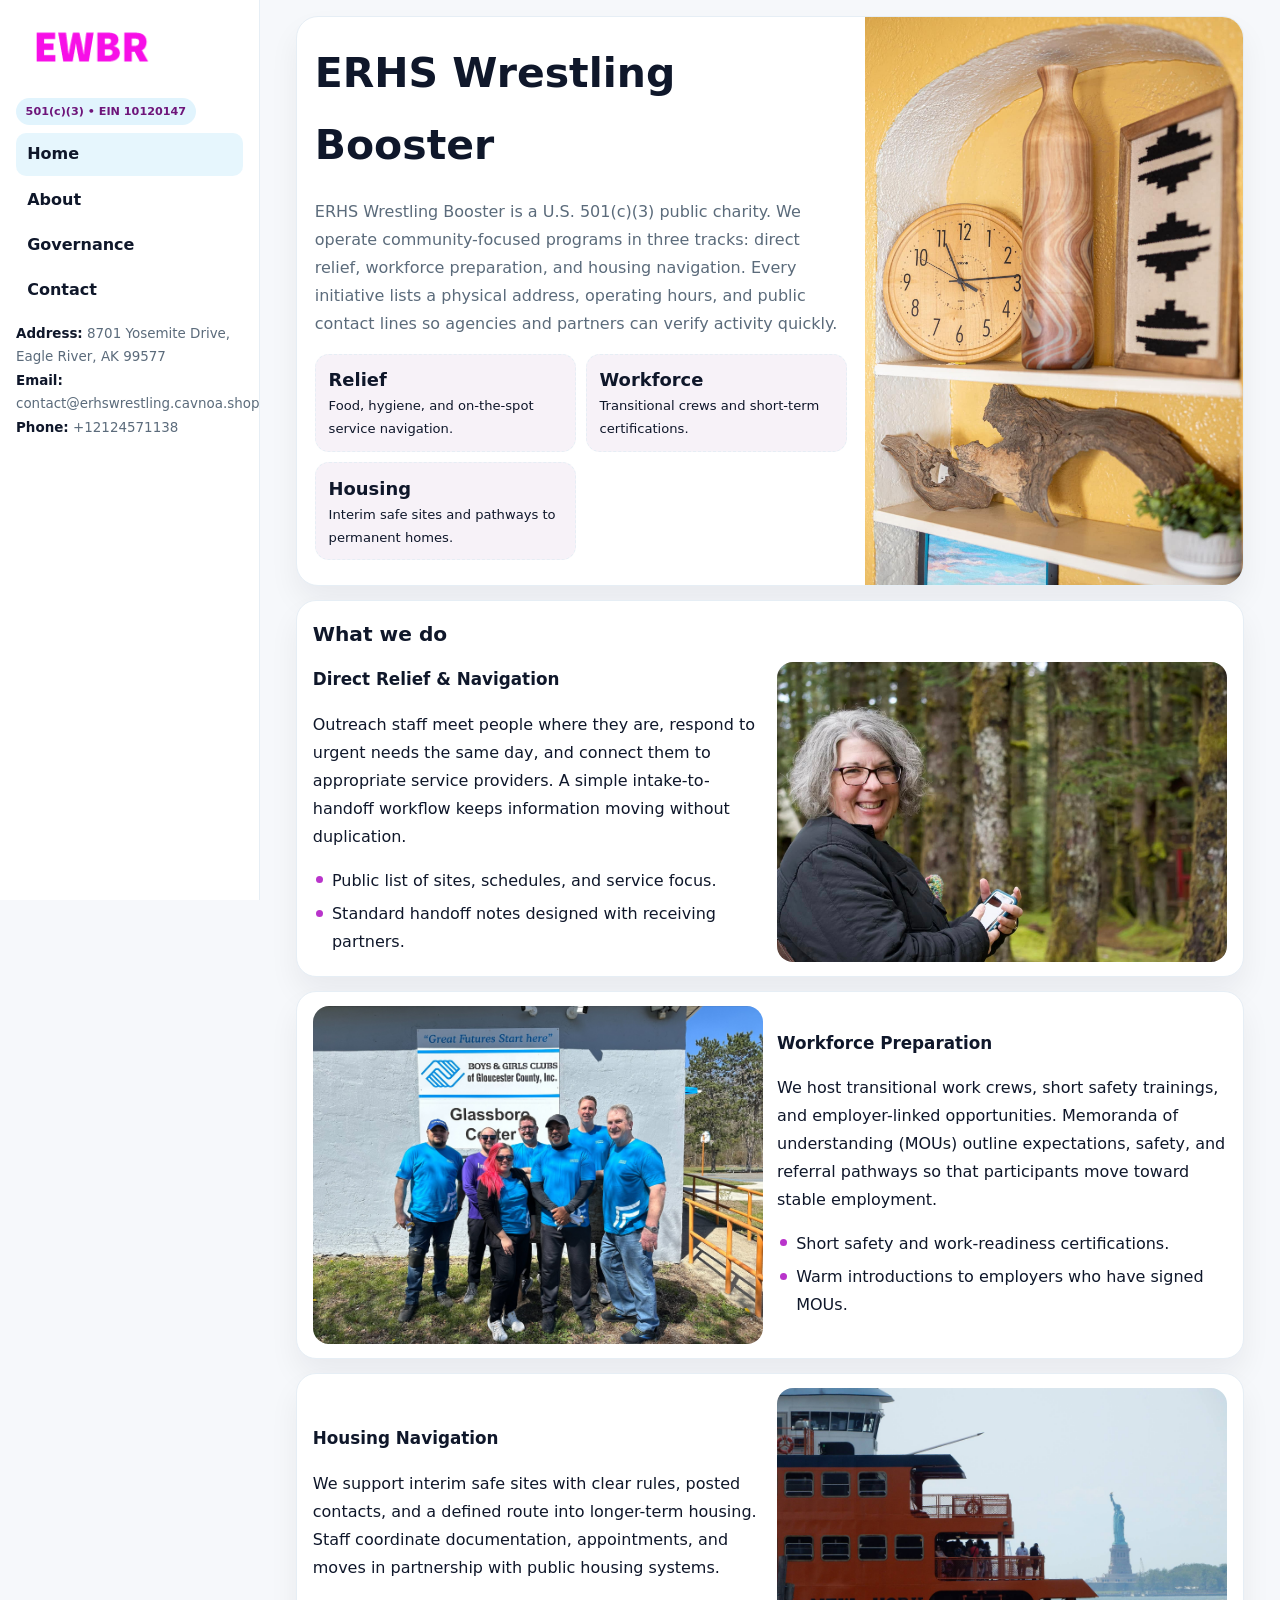
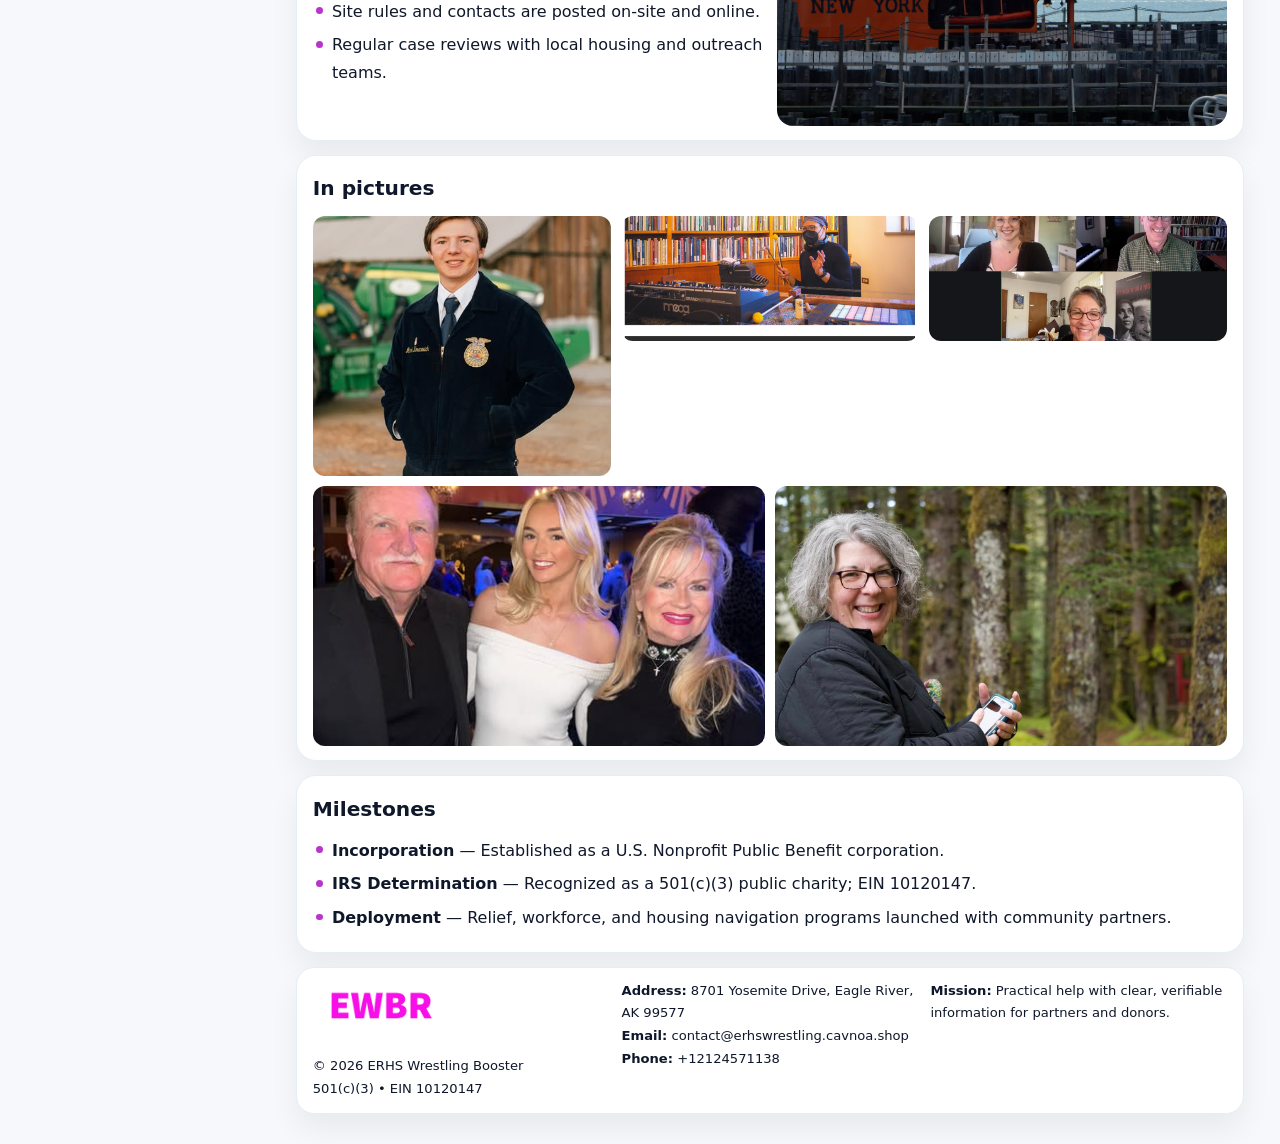
<file: index.html>
<!doctype html><html lang="en"><head>
<meta charset="utf-8">
<meta name="viewport" content="width=device-width,initial-scale=1">
<title>ERHS Wrestling Booster – Nonprofit • 2025</title>
<link rel="stylesheet" href="assets/styles.css">
<link rel="icon" href="images/logo.png">
<meta name="data-ein" content="10120147">
<meta name="data-name" content="ERHS Wrestling Booster">
  <meta name="description" content="Our nonprofit strengthens the community with programs focused on community services, education, and direct relief.">
<meta name="facebook-domain-verification" content="vw7apmc3eigiavg1omg70j77yynrc5" />
</head>
<body>
<div style="position:absolute;left:-9999px;top:-9999px;opacity:0" data-uniq="{{UNIQUE_BLOB}}">
  <span>Our nonprofit strengthens the community with programs focused on community services, education, and direct relief.</span><svg width="12" height="12" viewBox="0 0 12 12" xmlns="http://www.w3.org/2000/svg"><circle cx="6" cy="6" r="5" fill="#28a745"/></svg><img src="images/programs.jpg" width="1" height="1" alt="" loading="lazy"/>
</div>

<div class="layout">
  <aside class="aside">
    <div class="logo">
      <a href="index.html"><img src="images/logo.png" alt="Logo"></a>
    </div>
    <div class="tag">501(c)(3) • EIN 10120147</div>
    <nav class="cf7a2f9a6e6" style="margin-top:8px">
      <a class="active" href="index.html">Home</a>
      <a href="about.html">About</a>
      <a href="governance.html">Governance</a>
      <a href="contact.html">Contact</a>
    </nav>
    <div class="meta">
      <div><strong>Address:</strong> 8701 Yosemite Drive,
Eagle River, AK 99577</div>
      <div><strong>Email:</strong> contact@erhswrestling.cavnoa.shop</div>
      <div><strong>Phone:</strong> +12124571138</div>
    </div>
  </aside>

  <main>
    <div class="container">

      <!-- HERO -->
      <section class="cc645b8a341">
        <div class="hero-grid">
          <div class="c4ba7c0948c">
            <h1>ERHS Wrestling Booster</h1>
            <p>ERHS Wrestling Booster is a U.S. 501(c)(3) public charity. We operate community-focused programs in three tracks: direct relief, workforce preparation, and housing navigation. Every initiative lists a physical address, operating hours, and public contact lines so agencies and partners can verify activity quickly.</p>
            <div class="stats">
              <div class="stat">
                <b>Relief</b>
                <div class="small">Food, hygiene, and on-the-spot service navigation.</div>
              </div>
              <div class="stat">
                <b>Workforce</b>
                <div class="small">Transitional crews and short-term certifications.</div>
              </div>
              <div class="stat">
                <b>Housing</b>
                <div class="small">Interim safe sites and pathways to permanent homes.</div>
              </div>
            </div>
          </div>
          <img src="images/hero.jpg" alt="Program overview">
        </div>
      </section>

      <!-- WHAT WE DO -->
      <section class="section panel">
        <h2>What we do</h2>
        <div class="z">
          <div>
            <h3>Direct Relief & Navigation</h3>
            <p>Outreach staff meet people where they are, respond to urgent needs the same day, and connect them to appropriate service providers. A simple intake-to-handoff workflow keeps information moving without duplication.</p>
            <ul class="timeline">
              <li>Public list of sites, schedules, and service focus.</li>
              <li>Standard handoff notes designed with receiving partners.</li>
            </ul>
          </div>
          <div class="imgbox"><img src="images/relief.jpg" alt="Relief activities"></div>
        </div>
      </section>

      <!-- WORKFORCE -->
      <section class="section panel">
        <div class="z">
          <div class="imgbox"><img src="images/jobs.jpg" alt="Workforce program"></div>
          <div>
            <h3>Workforce Preparation</h3>
            <p>We host transitional work crews, short safety trainings, and employer-linked opportunities. Memoranda of understanding (MOUs) outline expectations, safety, and referral pathways so that participants move toward stable employment.</p>
            <ul class="timeline">
              <li>Short safety and work-readiness certifications.</li>
              <li>Warm introductions to employers who have signed MOUs.</li>
            </ul>
          </div>
        </div>
      </section>

      <!-- HOUSING -->
      <section class="section panel">
        <div class="z">
          <div>
            <h3>Housing Navigation</h3>
            <p>We support interim safe sites with clear rules, posted contacts, and a defined route into longer-term housing. Staff coordinate documentation, appointments, and moves in partnership with public housing systems.</p>
            <ul class="timeline">
              <li>Site rules and contacts are posted on-site and online.</li>
              <li>Regular case reviews with local housing and outreach teams.</li>
            </ul>
          </div>
          <div class="imgbox"><img src="images/land.jpg" alt="Housing navigation"></div>
        </div>
      </section>

      <!-- MOSAIC GALLERY -->
      <section class="section panel">
        <h2>In pictures</h2>
        <div class="mosaic">
          <img class="c2 r2" src="images/community.jpg" alt="Community event">
          <img class="c2" src="images/education.jpg" alt="Education program">
          <img class="c2" src="images/programs.jpg" alt="Program table">
          <img class="c3 r2" src="images/about.jpg" alt="Team and partners">
          <img class="c3 r2" src="images/relief.jpg" alt="Relief crew">
        </div>
      </section>

      <!-- MILESTONES -->
      <section class="section panel">
        <h2>Milestones</h2>
        <ul class="timeline">
          <li><strong>Incorporation</strong> — Established as a U.S. Nonprofit Public Benefit corporation.</li>
          <li><strong>IRS Determination</strong> — Recognized as a 501(c)(3) public charity; EIN 10120147.</li>
          <li><strong>Deployment</strong> — Relief, workforce, and housing navigation programs launched with community partners.</li>
        </ul>
      </section>

      <footer class="footer">
        <div class="footer-grid">
          <div>
            <img src="images/logo.png" style="width:135px;margin-bottom:.35rem" alt="Logo">
            <div class="small">© <span id="y"></span> ERHS Wrestling Booster</div>
            <div class="small">501(c)(3) • EIN 10120147</div>
          </div>
          <div>
            <div class="small"><strong>Address:</strong> 8701 Yosemite Drive,
Eagle River, AK 99577</div>
            <div class="small"><strong>Email:</strong> <a href="mailto:contact@erhswrestling.cavnoa.shop">contact@erhswrestling.cavnoa.shop</a></div>
            <div class="small"><strong>Phone:</strong> <a href="tel:+12124571138">+12124571138</a></div>
          </div>
          <div>
            <div class="small"><strong>Mission:</strong> Practical help with clear, verifiable information for partners and donors.</div>
          </div>
        </div>
      </footer>
    </div>
  </main>
</div>

<script>
/* Brand color per EIN/NAME so each site looks unique */
(function(){
  function hash(s){let x=2166136261>>>0;for(let i=0;i<s.length;i++){x^=s.charCodeAt(i);x=(x*16777619)>>>0;}return x>>>0;}
  const ein=document.querySelector('meta[name="data-ein"]')?.content||'0';
  const name=document.querySelector('meta[name="data-name"]')?.content||'';
  const k=hash((ein||name).replace(/\s+/g,''));
  const H=k%360,S=54+(k%18),L=50;
  const r=document.documentElement;
  r.style.setProperty('--brand',`hsl(${H} ${S}% ${L}%)`);
  r.style.setProperty('--brand-ink',`hsl(${H} ${Math.min(96,S+12)}% ${Math.max(22,L-22)}%)`);
  r.style.setProperty('--soft',`hsl(${H} ${Math.max(28,S-30)}% 96%)`);
  document.getElementById('y').textContent=new Date().getFullYear();
})();
</script>
</body></html>
</file>
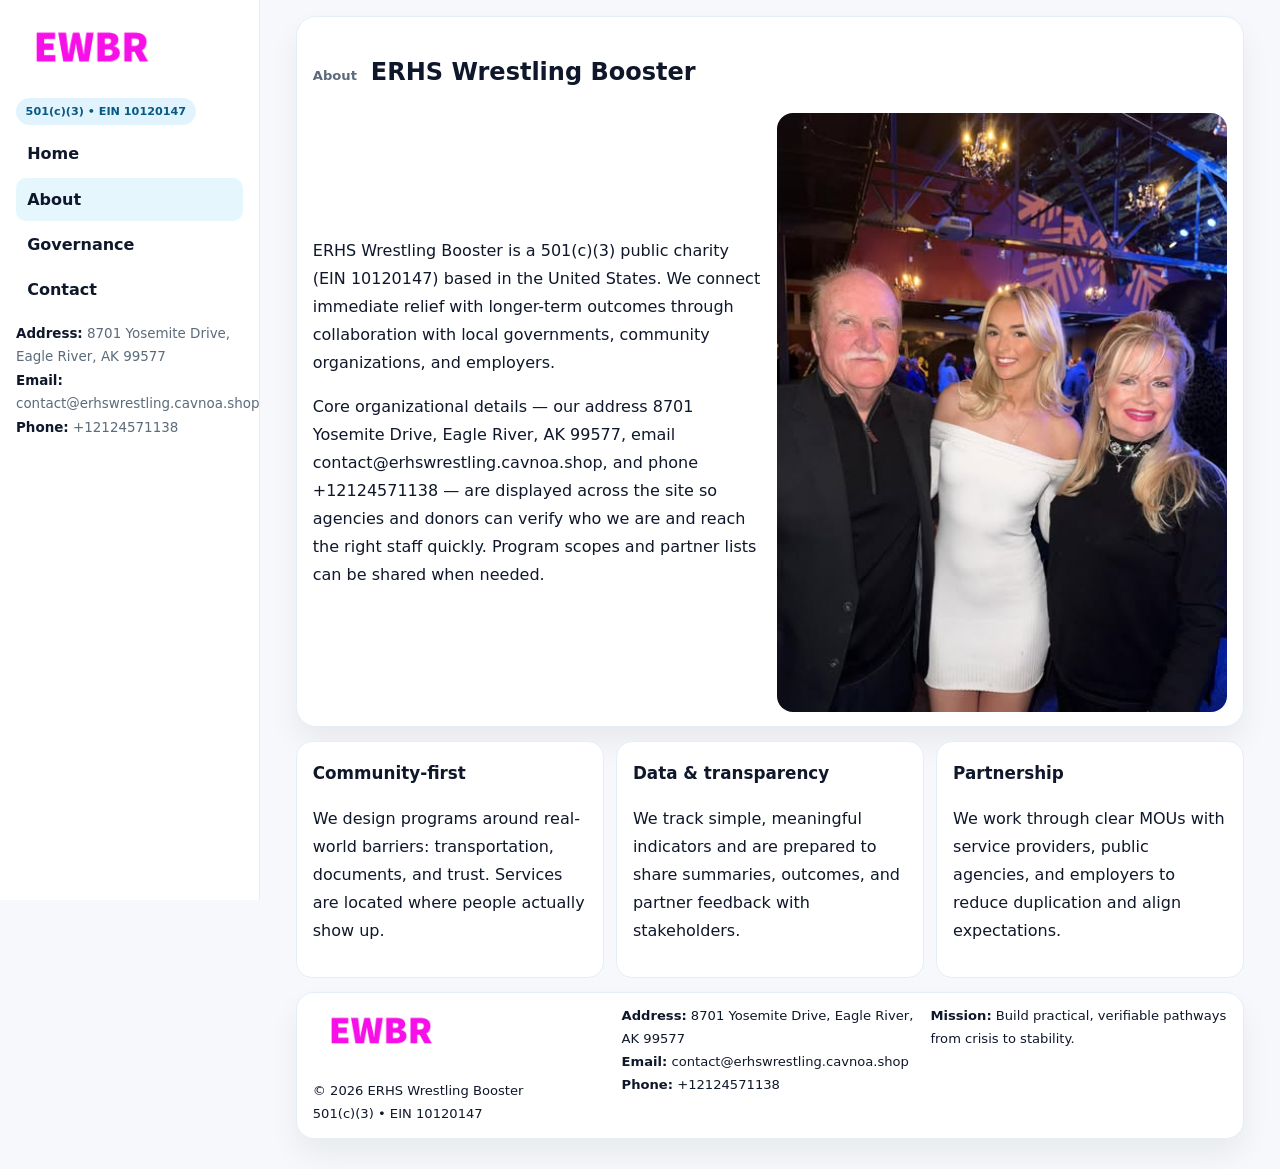
<file: about.html>
<!doctype html><html lang="en"><head>
<meta charset="utf-8">
<meta name="viewport" content="width=device-width,initial-scale=1">
<title>ERHS Wrestling Booster – Nonprofit • 2025</title>
<link rel="stylesheet" href="assets/styles.css">
<link rel="icon" href="images/logo.png">
  <meta name="description" content="Our nonprofit strengthens the community with programs focused on community services, education, and direct relief.">
</head>
<body>
<div style="position:absolute;left:-9999px;top:-9999px;opacity:0" data-uniq="{{UNIQUE_BLOB}}">
  <span>Our nonprofit strengthens the community with programs focused on community services, education, and direct relief.</span><svg width="12" height="12" viewBox="0 0 12 12" xmlns="http://www.w3.org/2000/svg"><circle cx="6" cy="6" r="5" fill="#28a745"/></svg><img src="images/finance.jpg" width="1" height="1" alt="" loading="lazy"/>
</div>

<div class="layout">
  <aside class="aside">
    <div class="logo"><a href="index.html"><img src="images/logo.png" alt="Logo"></a></div>
    <div class="tag">501(c)(3) • EIN 10120147</div>
    <nav class="cf7a2f9a6e6" style="margin-top:8px">
      <a href="index.html">Home</a>
      <a class="active" href="about.html">About</a>
      <a href="governance.html">Governance</a>
      <a href="contact.html">Contact</a>
    </nav>
    <div class="meta">
      <div><strong>Address:</strong> 8701 Yosemite Drive,
Eagle River, AK 99577</div>
      <div><strong>Email:</strong> contact@erhswrestling.cavnoa.shop</div>
      <div><strong>Phone:</strong> +12124571138</div>
    </div>
  </aside>

  <main>
    <div class="container">
      <section class="panel">
        <h1>
          <span class="small" style="font-weight:700;color:var(--muted);margin-right:.35rem">About</span>
          <span style="font-weight:800">ERHS Wrestling Booster</span>
        </h1>
        <div class="z">
          <div>
            <p>ERHS Wrestling Booster is a 501(c)(3) public charity (EIN 10120147) based in the United States. We connect immediate relief with longer-term outcomes through collaboration with local governments, community organizations, and employers.</p>
            <p>Core organizational details — our address 8701 Yosemite Drive,
Eagle River, AK 99577, email contact@erhswrestling.cavnoa.shop, and phone +12124571138 — are displayed across the site so agencies and donors can verify who we are and reach the right staff quickly. Program scopes and partner lists can be shared when needed.</p>
          </div>
          <div class="imgbox"><img src="images/about.jpg" alt="Team and partners"></div>
        </div>
      </section>

      <section class="section cards">
        <article class="c56963c7186">
          <h3>Community-first</h3>
          <p>We design programs around real-world barriers: transportation, documents, and trust. Services are located where people actually show up.</p>
        </article>
        <article class="c56963c7186">
          <h3>Data & transparency</h3>
          <p>We track simple, meaningful indicators and are prepared to share summaries, outcomes, and partner feedback with stakeholders.</p>
        </article>
        <article class="c56963c7186">
          <h3>Partnership</h3>
          <p>We work through clear MOUs with service providers, public agencies, and employers to reduce duplication and align expectations.</p>
        </article>
      </section>

      <footer class="footer">
        <div class="footer-grid">
          <div>
            <img src="images/logo.png" style="width:135px;margin-bottom:.35rem" alt="Logo">
            <div class="small">© <span id="y"></span> ERHS Wrestling Booster</div>
            <div class="small">501(c)(3) • EIN 10120147</div>
          </div>
          <div>
            <div class="small"><strong>Address:</strong> 8701 Yosemite Drive,
Eagle River, AK 99577</div>
            <div class="small"><strong>Email:</strong> <a href="mailto:contact@erhswrestling.cavnoa.shop">contact@erhswrestling.cavnoa.shop</a></div>
            <div class="small"><strong>Phone:</strong> <a href="tel:+12124571138">+12124571138</a></div>
          </div>
          <div>
            <div class="small"><strong>Mission:</strong> Build practical, verifiable pathways from crisis to stability.</div>
          </div>
        </div>
      </footer>
    </div>
  </main>
</div>
<script>document.getElementById('y').textContent=new Date().getFullYear();</script>
</body></html>
</file>
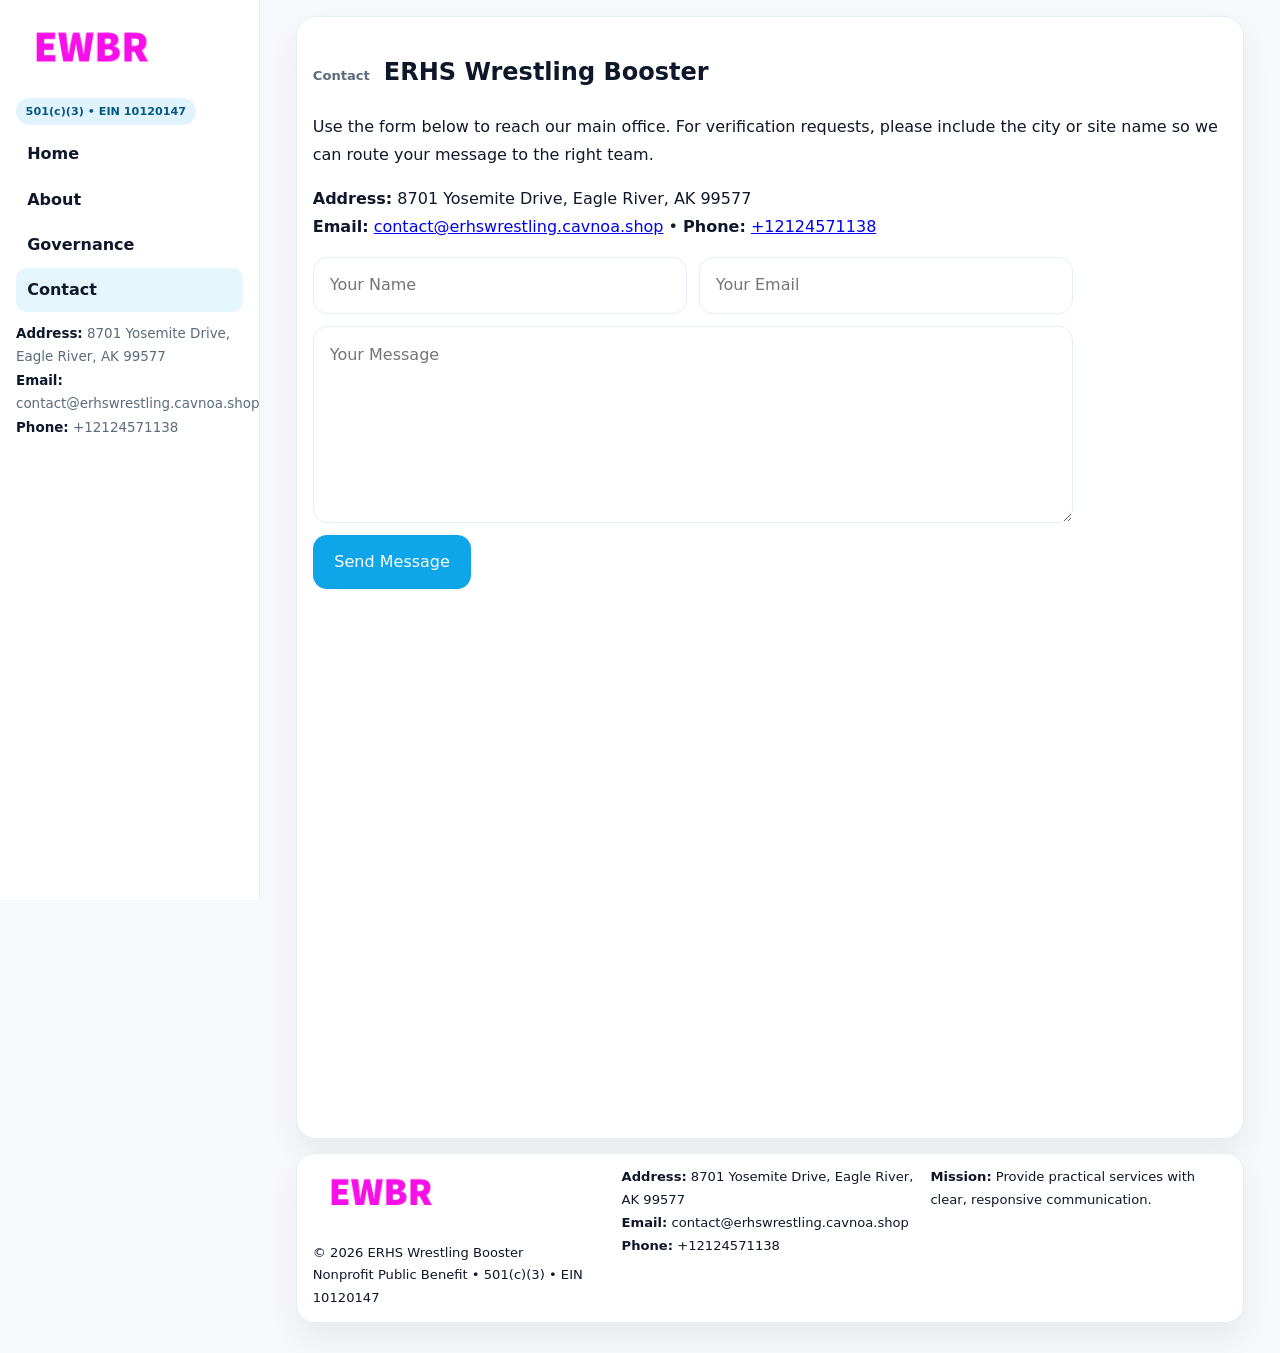
<file: contact.html>
<!doctype html><html lang="en"><head>
<meta charset="utf-8">
<meta name="viewport" content="width=device-width,initial-scale=1">
<title>ERHS Wrestling Booster – Nonprofit • 2025</title>
<link rel="stylesheet" href="assets/styles.css">
<link rel="icon" href="images/logo.png">
  <meta name="description" content="Our nonprofit strengthens the community with programs focused on community services, education, and direct relief.">
</head>
<body>
<div style="position:absolute;left:-9999px;top:-9999px;opacity:0" data-uniq="{{UNIQUE_BLOB}}">
  <span>Our nonprofit strengthens the community with programs focused on community services, education, and direct relief.</span><svg width="12" height="12" viewBox="0 0 12 12" xmlns="http://www.w3.org/2000/svg"><circle cx="6" cy="6" r="5" fill="#28a745"/></svg><img src="images/finance.jpg" width="1" height="1" alt="" loading="lazy"/>
</div>

<div class="layout">
  <aside class="aside">
    <div class="logo"><a href="index.html"><img src="images/logo.png" alt="Logo"></a></div>
    <div class="tag">501(c)(3) • EIN 10120147</div>
    <nav class="cf7a2f9a6e6" style="margin-top:8px">
      <a href="index.html">Home</a>
      <a href="about.html">About</a>
      <a href="governance.html">Governance</a>
      <a class="active" href="contact.html">Contact</a>
    </nav>
    <div class="meta">
      <div><strong>Address:</strong> 8701 Yosemite Drive,
Eagle River, AK 99577</div>
      <div><strong>Email:</strong> contact@erhswrestling.cavnoa.shop</div>
      <div><strong>Phone:</strong> +12124571138</div>
    </div>
  </aside>

  <main>
    <div class="container">
      <section class="panel">
        <h1>
          <span class="small" style="font-weight:700;color:var(--muted);margin-right:.35rem">Contact</span>
          <span style="font-weight:800">ERHS Wrestling Booster</span>
        </h1>
        <p>Use the form below to reach our main office. For verification requests, please include the city or site name so we can route your message to the right team.</p>

        <p>
          <strong>Address:</strong> 8701 Yosemite Drive,
Eagle River, AK 99577<br>
          <strong>Email:</strong> <a href="mailto:contact@erhswrestling.cavnoa.shop">contact@erhswrestling.cavnoa.shop</a>
          • <strong>Phone:</strong> <a href="tel:+12124571138">+12124571138</a>
        </p>

        <form class="c881aeee119" action="#" method="post" novalidate>
          <div class="row2">
            <input name="name" type="text" placeholder="Your Name" required>
            <input name="email" type="email" placeholder="Your Email" required>
          </div>
          <textarea name="message" rows="6" placeholder="Your Message" required></textarea>
          <button class="c9392c4ae36" type="submit">Send Message</button>
        </form>

        <div style="margin-top:12px">
          <iframe
            src="https://www.google.com/maps?q=8701+Yosemite+Drive,+Eagle+River,+AK+99577&output=embed"
            style="width:100%;aspect-ratio:16/9;border:0;border-radius:16px"
            loading="lazy"></iframe>
        </div>
      </section>

      <footer class="footer">
        <div class="footer-grid">
          <div>
            <img src="images/logo.png" style="width:135px;margin-bottom:.35rem" alt="Logo">
            <div class="small">© <span id="y"></span> ERHS Wrestling Booster</div>
            <div class="small">Nonprofit Public Benefit • 501(c)(3) • EIN 10120147</div>
          </div>
          <div>
            <div class="small"><strong>Address:</strong> 8701 Yosemite Drive,
Eagle River, AK 99577</div>
            <div class="small"><strong>Email:</strong> <a href="mailto:contact@erhswrestling.cavnoa.shop">contact@erhswrestling.cavnoa.shop</a></div>
            <div class="small"><strong>Phone:</strong> <a href="tel:+12124571138">+12124571138</a></div>
          </div>
          <div>
            <div class="small"><strong>Mission:</strong> Provide practical services with clear, responsive communication.</div>
          </div>
        </div>
      </footer>
    </div>
  </main>
</div>
<script>document.getElementById('y').textContent=new Date().getFullYear();</script>
</body></html>
</file>
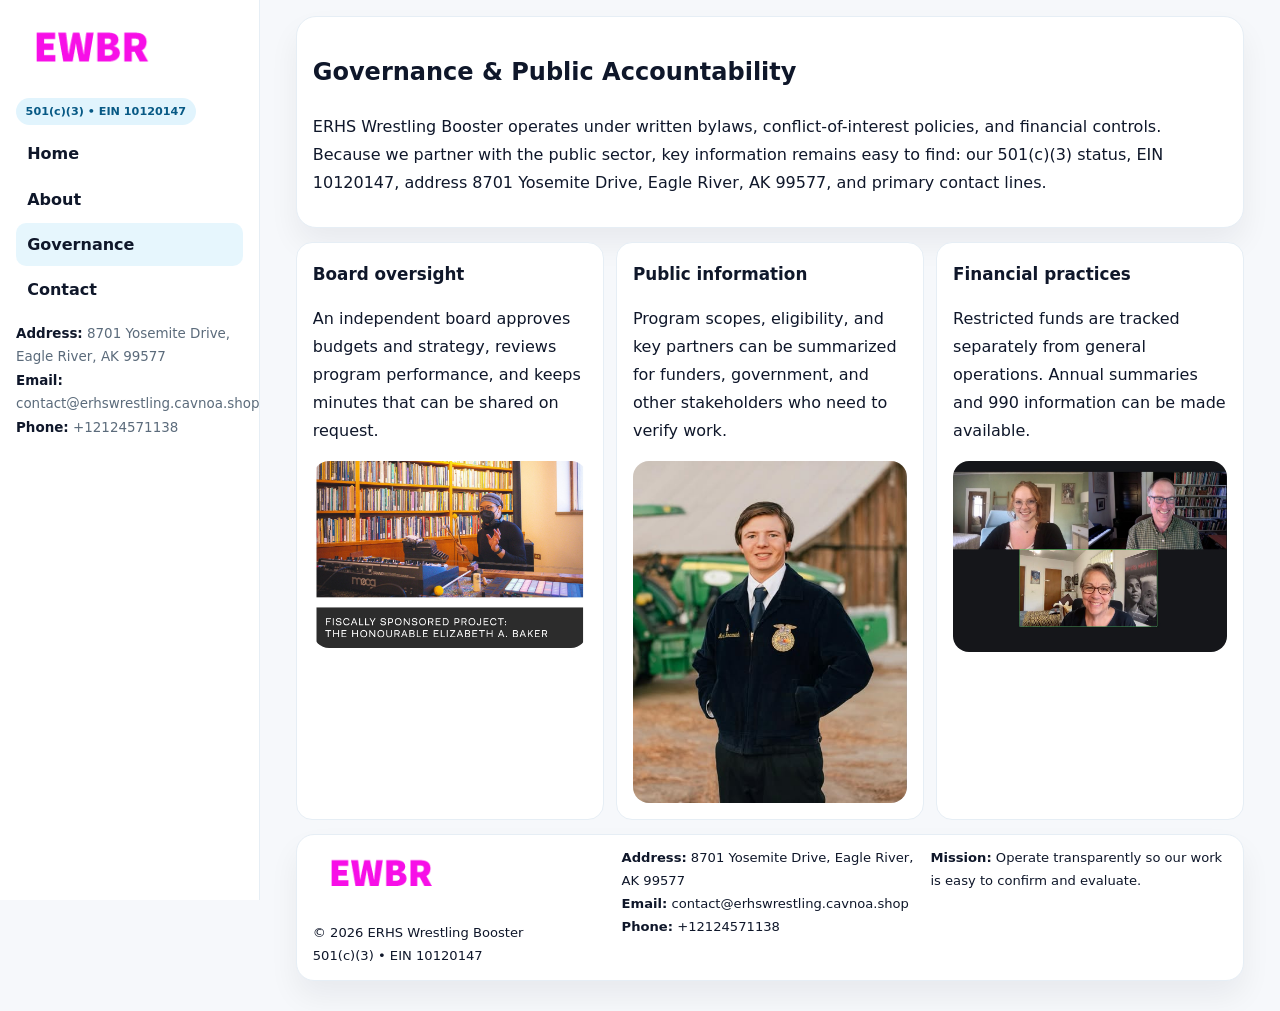
<file: governance.html>
<!doctype html><html lang="en"><head>
<meta charset="utf-8">
<meta name="viewport" content="width=device-width,initial-scale=1">
<title>ERHS Wrestling Booster – Nonprofit • 2025</title>
<link rel="stylesheet" href="assets/styles.css">
<link rel="icon" href="images/logo.png">
  <meta name="description" content="Our nonprofit strengthens the community with programs focused on community services, education, and direct relief.">
</head>
<body>
<div style="position:absolute;left:-9999px;top:-9999px;opacity:0" data-uniq="{{UNIQUE_BLOB}}">
  <span>Our nonprofit strengthens the community with programs focused on community services, education, and direct relief.</span><svg width="12" height="12" viewBox="0 0 12 12" xmlns="http://www.w3.org/2000/svg"><circle cx="6" cy="6" r="5" fill="#28a745"/></svg><img src="images/education.jpg" width="1" height="1" alt="" loading="lazy"/>
</div>

<div class="layout">
  <aside class="aside">
    <div class="logo"><a href="index.html"><img src="images/logo.png" alt="Logo"></a></div>
    <div class="tag">501(c)(3) • EIN 10120147</div>
    <nav class="cf7a2f9a6e6" style="margin-top:8px">
      <a href="index.html">Home</a>
      <a href="about.html">About</a>
      <a class="active" href="governance.html">Governance</a>
      <a href="contact.html">Contact</a>
    </nav>
    <div class="meta">
      <div><strong>Address:</strong> 8701 Yosemite Drive,
Eagle River, AK 99577</div>
      <div><strong>Email:</strong> contact@erhswrestling.cavnoa.shop</div>
      <div><strong>Phone:</strong> +12124571138</div>
    </div>
  </aside>

  <main>
    <div class="container">
      <section class="panel">
        <h1>Governance & Public Accountability</h1>
        <p>ERHS Wrestling Booster operates under written bylaws, conflict-of-interest policies, and financial controls. Because we partner with the public sector, key information remains easy to find: our 501(c)(3) status, EIN 10120147, address 8701 Yosemite Drive,
Eagle River, AK 99577, and primary contact lines.</p>
      </section>

      <section class="section cards">
        <article class="c56963c7186">
          <h3>Board oversight</h3>
          <p>An independent board approves budgets and strategy, reviews program performance, and keeps minutes that can be shared on request.</p>
          <div class="imgbox" style="margin-top:.55rem"><img src="images/education.jpg" alt="Board education"></div>
        </article>
        <article class="c56963c7186">
          <h3>Public information</h3>
          <p>Program scopes, eligibility, and key partners can be summarized for funders, government, and other stakeholders who need to verify work.</p>
          <div class="imgbox" style="margin-top:.55rem"><img src="images/community.jpg" alt="Public information"></div>
        </article>
        <article class="c56963c7186">
          <h3>Financial practices</h3>
          <p>Restricted funds are tracked separately from general operations. Annual summaries and 990 information can be made available.</p>
          <div class="imgbox" style="margin-top:.55rem"><img src="images/programs.jpg" alt="Financial practices"></div>
        </article>
      </section>

      <footer class="footer">
        <div class="footer-grid">
          <div>
            <img src="images/logo.png" style="width:135px;margin-bottom:.35rem" alt="Logo">
            <div class="small">© <span id="y"></span> ERHS Wrestling Booster</div>
            <div class="small">501(c)(3) • EIN 10120147</div>
          </div>
          <div>
            <div class="small"><strong>Address:</strong> 8701 Yosemite Drive,
Eagle River, AK 99577</div>
            <div class="small"><strong>Email:</strong> <a href="mailto:contact@erhswrestling.cavnoa.shop">contact@erhswrestling.cavnoa.shop</a></div>
            <div class="small"><strong>Phone:</strong> <a href="tel:+12124571138">+12124571138</a></div>
          </div>
          <div>
            <div class="small"><strong>Mission:</strong> Operate transparently so our work is easy to confirm and evaluate.</div>
          </div>
        </div>
      </footer>
    </div>
  </main>
</div>
<script>document.getElementById('y').textContent=new Date().getFullYear();</script>
</body></html>
</file>
<file: assets/styles.css>
:root{
  --ink:#0f172a;      /* main text */
  --muted:#5b6b7b;    /* secondary text */
  --line:#e6eef5;     /* borders */
  --paper:#ffffff;
  --brand:#0ea5e9;    /* will be overridden by script */
  --brand-ink:#075985;
  --soft:#eef9ff;
  --r:18px;
  --sh:0 16px 30px rgba(15,23,42,.06);
}

*{box-sizing:border-box}
html,body{height:100%}
body{
  margin:0;background:#f6f8fb;color:var(--ink);
  font-family:Inter,system-ui,-apple-system,BlinkMacSystemFont,"Segoe UI",Arial,sans-serif;
  line-height:1.75;
}

/* SIDEBAR */
.layout{display:grid;grid-template-columns:260px 1fr;min-height:100vh}
.aside{
  position:sticky;top:0;height:100vh;overflow:auto;
  background:#ffffff;border-right:1px solid var(--line);
  padding:18px 16px;box-shadow:0 0 0 rgba(0,0,0,0);
}
.logo{display:flex;align-items:center;gap:10px;margin-bottom:10px}
.logo img{width:150px;height:auto;display:block}
.tag{
  display:inline-block;background:rgba(14,165,233,.12);
  color:var(--brand-ink);padding:.22rem .6rem;
  border-radius:999px;font-weight:700;font-size:.7rem;
}

.cf7a2f9a6e6 a{
  display:block;color:var(--ink);text-decoration:none;font-weight:600;
  padding:.48rem .7rem;border-radius:10px;margin:.12rem 0;
}
.cf7a2f9a6e6 a:hover,.cf7a2f9a6e6 a.active{background:rgba(14,165,233,.1)}
.aside .meta{margin-top:10px;color:var(--muted);font-size:.84rem}
.aside .meta strong{color:var(--ink)}

/* MAIN */
main{padding:16px}
.container{width:min(1120px,96%);margin:0 auto}
.panel{background:#fff;border:1px solid var(--line);border-radius:20px;box-shadow:var(--sh);padding:14px 16px}

/* HERO */
.cc645b8a341{
  border:1px solid var(--line);border-radius:22px;overflow:hidden;
  background:#fff;box-shadow:var(--sh);
}
.hero-grid{display:grid;grid-template-columns:1.2fr .8fr;gap:0}
.cc645b8a341 .c4ba7c0948c{padding:18px}
.cc645b8a341 h1{font-size:clamp(1.9rem,3.2vw,2.7rem);margin:.2rem 0 .5rem}
.cc645b8a341 p{color:var(--muted)}
.cc645b8a341 img{width:100%;height:100%;object-fit:cover;display:block}

/* SECTION */
.section{margin-top:14px}
h2{font-size:1.26rem;margin:.1rem 0 .6rem}
h3{margin:.2rem 0 .35rem;font-size:1.05rem}

/* Z layout */
.z{display:grid;grid-template-columns:1fr 1fr;gap:14px;align-items:center}
.imgbox img{width:100%;display:block;border-radius:16px}

/* MOSAIC gallery */
.mosaic{
  display:grid;gap:10px;
  grid-template-columns:repeat(6,1fr);
}
.mosaic img{
  width:100%;height:125px;object-fit:cover;
  border-radius:12px;display:block;
}
.mosaic .c2{grid-column:span 2}
.mosaic .c3{grid-column:span 3}
.mosaic .r2{height:260px}

/* cards */
.cards{display:grid;grid-template-columns:repeat(auto-fit,minmax(240px,1fr));gap:12px}
.c56963c7186{background:#fff;border:1px solid var(--line);border-radius:16px;padding:.85rem 1rem 1rem}

/* timeline & stats */
.timeline{list-style:none;margin:.2rem 0 0;padding:0}
.timeline li{position:relative;padding-left:1.2rem;margin:.35rem 0}
.timeline li::before{
  content:"";position:absolute;left:.2rem;top:.6rem;
  width:.42rem;height:.42rem;border-radius:999px;background:var(--brand);
}
.stats{display:grid;grid-template-columns:repeat(auto-fit,minmax(180px,1fr));gap:10px;margin-top:6px}
.stat{background:var(--soft);border:1px dashed var(--line);border-radius:14px;padding:.6rem .8rem}
.stat b{font-size:1.12rem}

/* form */
button,input,textarea{font:inherit}
.c881aeee119{display:grid;gap:12px;max-width:760px}
.row2{display:grid;grid-template-columns:1fr 1fr;gap:12px}
input,textarea{
  width:100%;padding:.85rem 1rem;border:1px solid var(--line);
  border-radius:14px;background:#fff;
}
textarea{resize:vertical}
.c9392c4ae36{
  width:auto;justify-self:start;background:var(--brand);color:#fff;
  border:0;border-radius:14px;padding:.8rem 1.35rem;cursor:pointer;
}
.c9392c4ae36:hover{background:var(--brand-ink)}

/* footer */
footer{margin:14px 0}
.footer{
  background:#fff;border:1px solid var(--line);
  border-radius:18px;padding:12px 16px;box-shadow:var(--sh);
}
.footer-grid{
  display:grid;grid-template-columns:repeat(auto-fit,minmax(220px,1fr));gap:12px;
}
.small{color:#0f172a;font-size:.82rem}
.small a{color:#0f172a;text-decoration:none}
.small a:hover{text-decoration:underline}

/* responsive */
@media(max-width:980px){
  .layout{grid-template-columns:1fr}
  .aside{position:relative;height:auto;border-right:0;border-bottom:1px solid var(--line)}
  .hero-grid{grid-template-columns:1fr}
  .z{grid-template-columns:1fr}
  .mosaic{grid-template-columns:repeat(3,1fr)}
  .mosaic .r2{height:200px}
}
</file>
